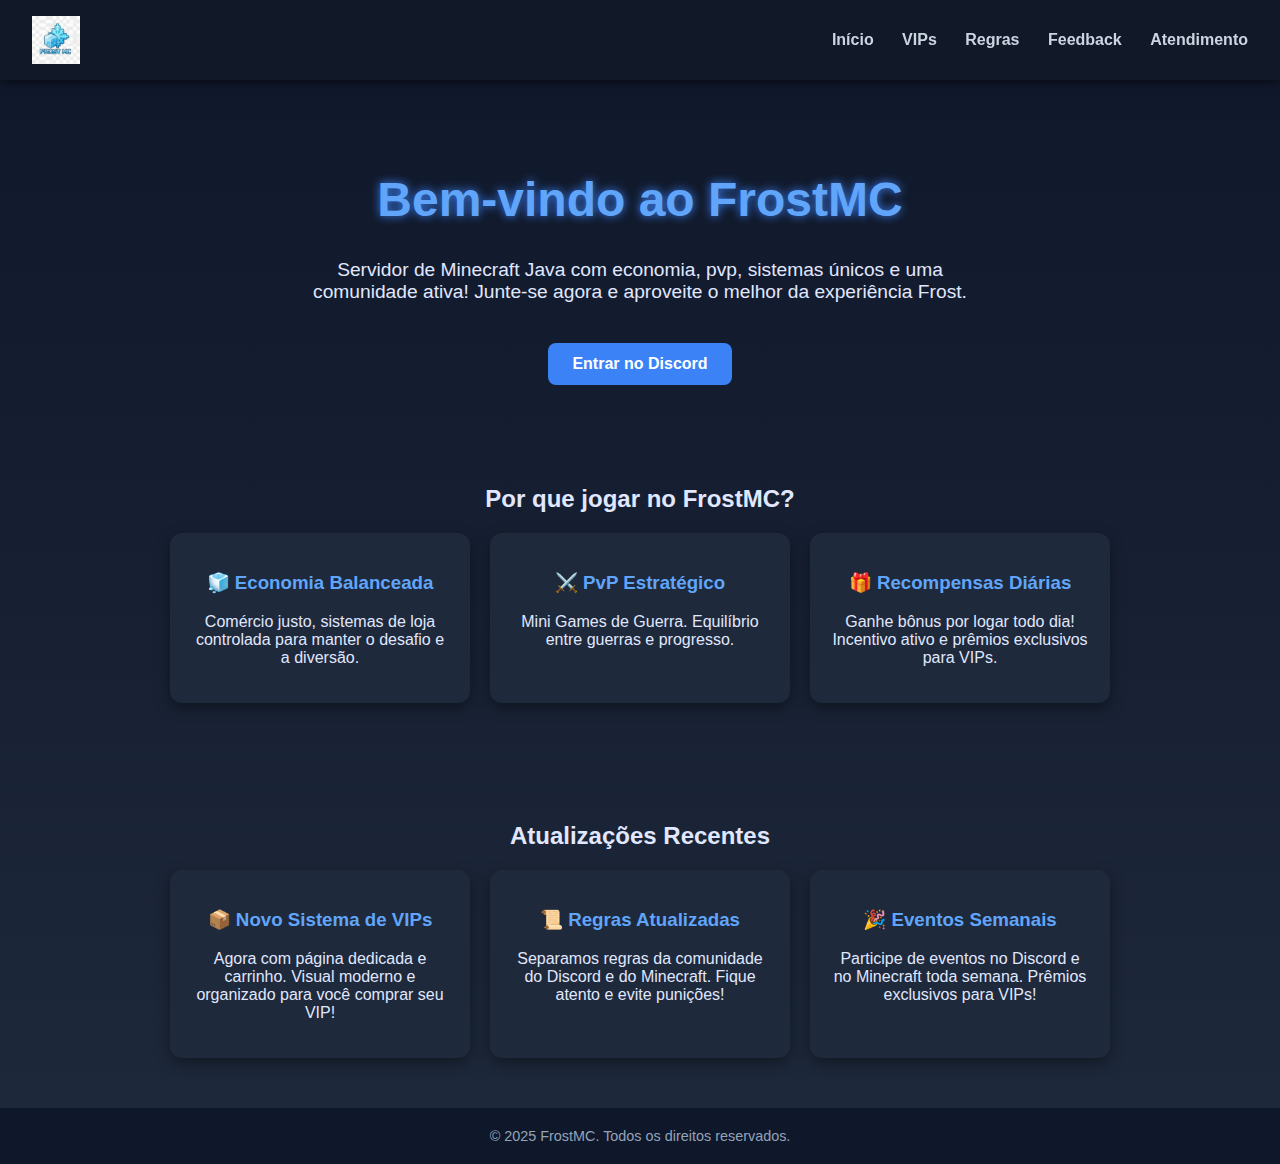
<file: index.html>
<!DOCTYPE html>
<html lang="pt-br">
<head>
  <meta charset="UTF-8" />
  <meta name="viewport" content="width=device-width, initial-scale=1" />
  <title>Frost MC - Início</title>
  <link rel="icon" href="logo.png" />
  <style>
    @import url("https://images-ext-1.discordapp.net/external/5Ck53RlEskYkBV3NwEHaAKhNwuCLuvfHKvlXmra6SEQ/%3Fsize%3D1024/https/cdn.discordapp.com/icons/1305185143073280041/a_2d3dbf3b2d195a460fcdd670d5ac6119.gif");
    * { box-sizing: border-box; }
    body {
      margin: 0;
      font-family: 'Poppins', sans-serif;
      background: linear-gradient(to bottom, #0f172a, #1e293b);
      color: #e0e7ff;
    }
    header {
      background: #111827;
      display: flex;
      align-items: center;
      justify-content: space-between;
      padding: 1rem 2rem;
      position: sticky;
      top: 0;
      z-index: 100;
      box-shadow: 0 2px 10px rgba(0,0,0,0.6);
    }
    .logo {
      height: 48px;
    }
    nav a {
      color: #cbd5e1;
      text-decoration: none;
      margin-left: 1.5rem;
      font-weight: 600;
    }
    nav a:hover {
      color: #60a5fa;
    }
    .hero {
      text-align: center;
      padding: 60px 20px 30px;
    }
    .hero h1 {
      font-size: 3rem;
      color: #60a5fa;
      text-shadow: 0 0 10px #3b82f6;
    }
    .hero p {
      font-size: 1.2rem;
      max-width: 700px;
      margin: 20px auto;
    }
    .btn {
      display: inline-block;
      background: #3b82f6;
      color: #fff;
      padding: 12px 24px;
      margin-top: 20px;
      border-radius: 8px;
      text-decoration: none;
      font-weight: 600;
    }
    .btn:hover {
      background: #2563eb;
    }
    .section {
      text-align: center;
      padding: 50px 20px;
    }
    .cards {
      display: flex;
      justify-content: center;
      flex-wrap: wrap;
      gap: 20px;
    }
    .card {
      background: #1e293b;
      padding: 20px;
      border-radius: 12px;
      width: 300px;
      transition: transform 0.3s ease, box-shadow 0.3s ease;
      box-shadow: 0 5px 15px rgba(0,0,0,0.4);
    }
    .card:hover {
      transform: scale(1.03);
      box-shadow: 0 10px 25px rgba(59,130,246,0.6);
    }
    .card h3 {
      color: #60a5fa;
    }
    footer {
      text-align: center;
      padding: 20px;
      background: #0f172a;
      color: #94a3b8;
      font-size: 0.9rem;
    }
  </style>
</head>
<body>

<header>
  <img src="logo.png" alt="Logo FrostMC" class="logo" />
  <nav>
    <a href="index.html">Início</a>
    <a href="vip.html">VIPs</a>
    <a href="regras.html">Regras</a>
    <a href="feedback.html">Feedback</a>
    <a href="atendimento.html">Atendimento</a>
  </nav>
</header>

<section class="hero">
  <h1>Bem-vindo ao FrostMC</h1>
  <p>Servidor de Minecraft Java com economia, pvp, sistemas únicos e uma comunidade ativa! Junte-se agora e aproveite o melhor da experiência Frost.</p>
  <a class="btn" href="https://discord.gg/YwTx6Qqhct" target="_blank">Entrar no Discord</a>
</section>

<section class="section">
  <h2>Por que jogar no FrostMC?</h2>
  <div class="cards">
    <div class="card">
      <h3>🧊 Economia Balanceada</h3>
      <p>Comércio justo, sistemas de loja controlada para manter o desafio e a diversão.</p>
    </div>
    <div class="card">
      <h3>⚔️ PvP Estratégico</h3>
      <p>Mini Games de Guerra. Equilíbrio entre guerras e progresso.</p>
    </div>
    <div class="card">
      <h3>🎁 Recompensas Diárias</h3>
      <p>Ganhe bônus por logar todo dia! Incentivo ativo e prêmios exclusivos para VIPs.</p>
    </div>
  </div>
</section>

<section class="section">
  <h2>Atualizações Recentes</h2>
  <div class="cards">
    <div class="card">
      <h3>📦 Novo Sistema de VIPs</h3>
      <p>Agora com página dedicada e carrinho. Visual moderno e organizado para você comprar seu VIP!</p>
    </div>
    <div class="card">
      <h3>📜 Regras Atualizadas</h3>
      <p>Separamos regras da comunidade do Discord e do Minecraft. Fique atento e evite punições!</p>
    </div>
    <div class="card">
      <h3>🎉 Eventos Semanais</h3>
      <p>Participe de eventos no Discord e no Minecraft toda semana. Prêmios exclusivos para VIPs!</p>
    </div>
  </div>
</section>

<footer>
  &copy; 2025 FrostMC. Todos os direitos reservados.
</footer>

</body>
</html>
</file>
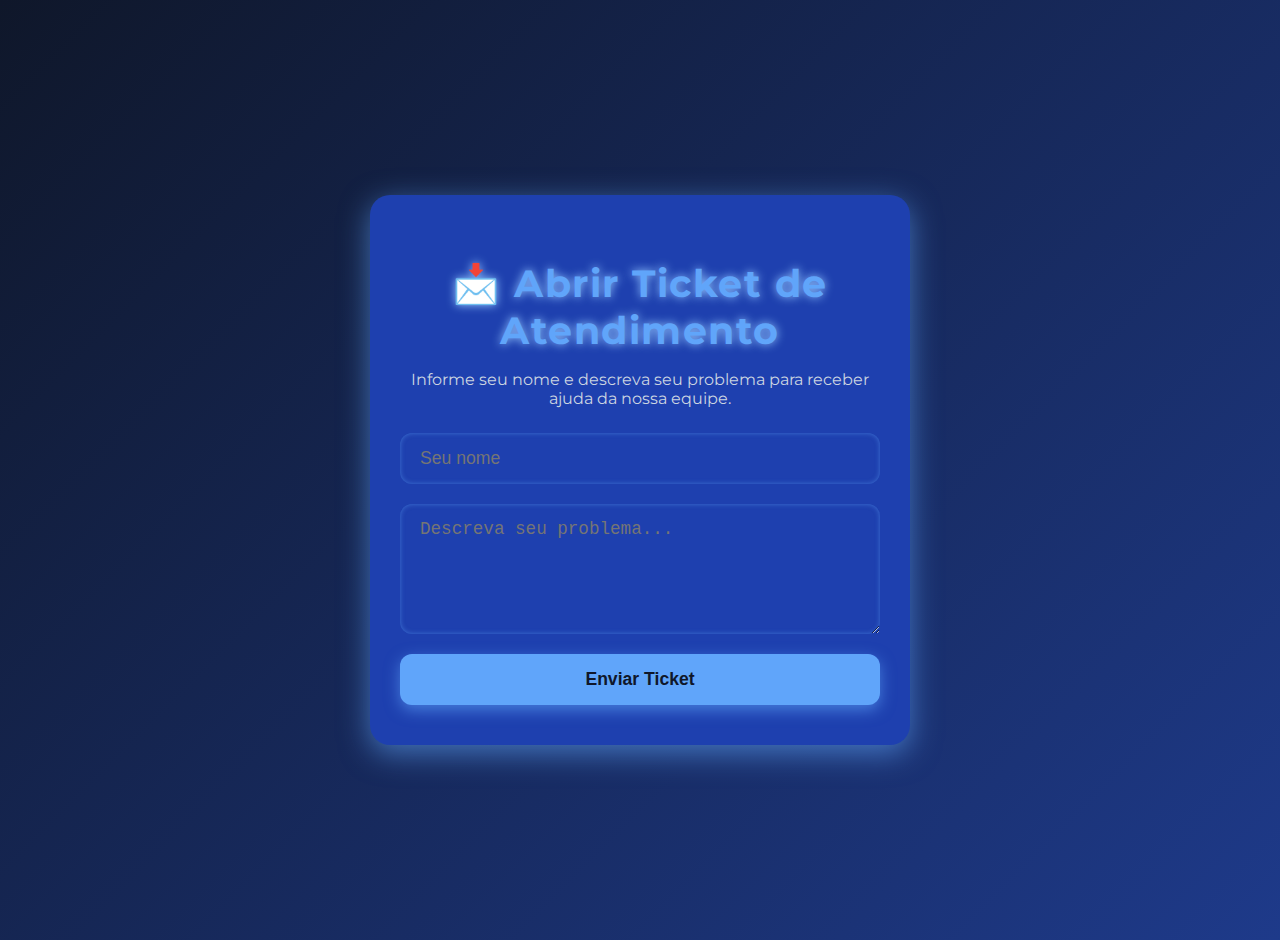
<file: atendimento.html>
<!DOCTYPE html>
<html lang="pt-br">
<head>
  <meta charset="UTF-8" />
  <meta name="viewport" content="width=device-width, initial-scale=1" />
  <title>Atendimento • FrostMC</title>
  <link rel="icon" href="logo.png" type="image/png" />
  <style>
    @import url('https://fonts.googleapis.com/css2?family=Montserrat:wght@400;700&display=swap');

    body {
      margin: 0;
      font-family: 'Montserrat', sans-serif;
      background: linear-gradient(135deg, #0f172a, #1e3a8a);
      color: #e0e7ff;
      display: flex;
      justify-content: center;
      align-items: center;
      min-height: 100vh;
      padding: 20px;
    }

    .container {
      background: #1e40af;
      padding: 40px 30px;
      border-radius: 20px;
      box-shadow: 0 8px 30px rgba(96, 165, 250, 0.6);
      max-width: 480px;
      width: 100%;
      text-align: center;
    }

    h1 {
      margin-bottom: 15px;
      font-size: 2.4rem;
      color: #60a5fa;
      letter-spacing: 1.5px;
      text-shadow: 0 0 10px #93c5fd;
    }

    p.description {
      font-size: 1rem;
      margin-bottom: 25px;
      color: #cbd5e1;
    }

    form {
      display: flex;
      flex-direction: column;
      gap: 20px;
    }

    input[type="text"],
    textarea {
      padding: 15px 20px;
      border-radius: 12px;
      border: none;
      font-size: 1.1rem;
      transition: box-shadow 0.3s ease, transform 0.3s ease;
      resize: vertical;
      background: #1e40af;
      color: #e0e7ff;
      box-shadow: inset 0 0 5px rgba(96, 165, 250, 0.5);
    }

    input[type="text"]:focus,
    textarea:focus {
      outline: none;
      box-shadow: 0 0 15px #60a5fa;
      transform: scale(1.02);
      background: #2563eb;
    }

    button {
      background-color: #60a5fa;
      color: #0f172a;
      font-weight: 700;
      font-size: 1.1rem;
      padding: 15px 0;
      border: none;
      border-radius: 12px;
      cursor: pointer;
      box-shadow: 0 5px 15px rgba(96, 165, 250, 0.6);
      transition: background-color 0.3s ease, transform 0.2s ease;
    }

    button:hover {
      background-color: #93c5fd;
      transform: scale(1.05);
    }

    button:active {
      transform: scale(0.98);
    }
  </style>
</head>
<body>
  <div class="container">
    <h1>📩 Abrir Ticket de Atendimento</h1>
    <p class="description">Informe seu nome e descreva seu problema para receber ajuda da nossa equipe.</p>
    <form id="ticketForm">
      <input type="text" id="nome" placeholder="Seu nome" required />
      <textarea id="mensagem" placeholder="Descreva seu problema..." rows="5" required></textarea>
      <button type="submit">Enviar Ticket</button>
    </form>
  </div>

  <script>
    document.getElementById('ticketForm').addEventListener('submit', function(e) {
      e.preventDefault();
      const nome = document.getElementById('nome').value.trim();
      const mensagem = document.getElementById('mensagem').value.trim();

      if(!nome || !mensagem) {
        alert('Por favor, preencha todos os campos.');
        return;
      }

      const ticket = {
        id: Date.now(),
        nome,
        mensagem,
        resposta: null
      };

      const tickets = JSON.parse(localStorage.getItem('tickets') || '[]');
      tickets.push(ticket);
      localStorage.setItem('tickets', JSON.stringify(tickets));

      alert('✅ Ticket enviado com sucesso!');
      this.reset();
    });
  </script>
</body>
</html>
</file>
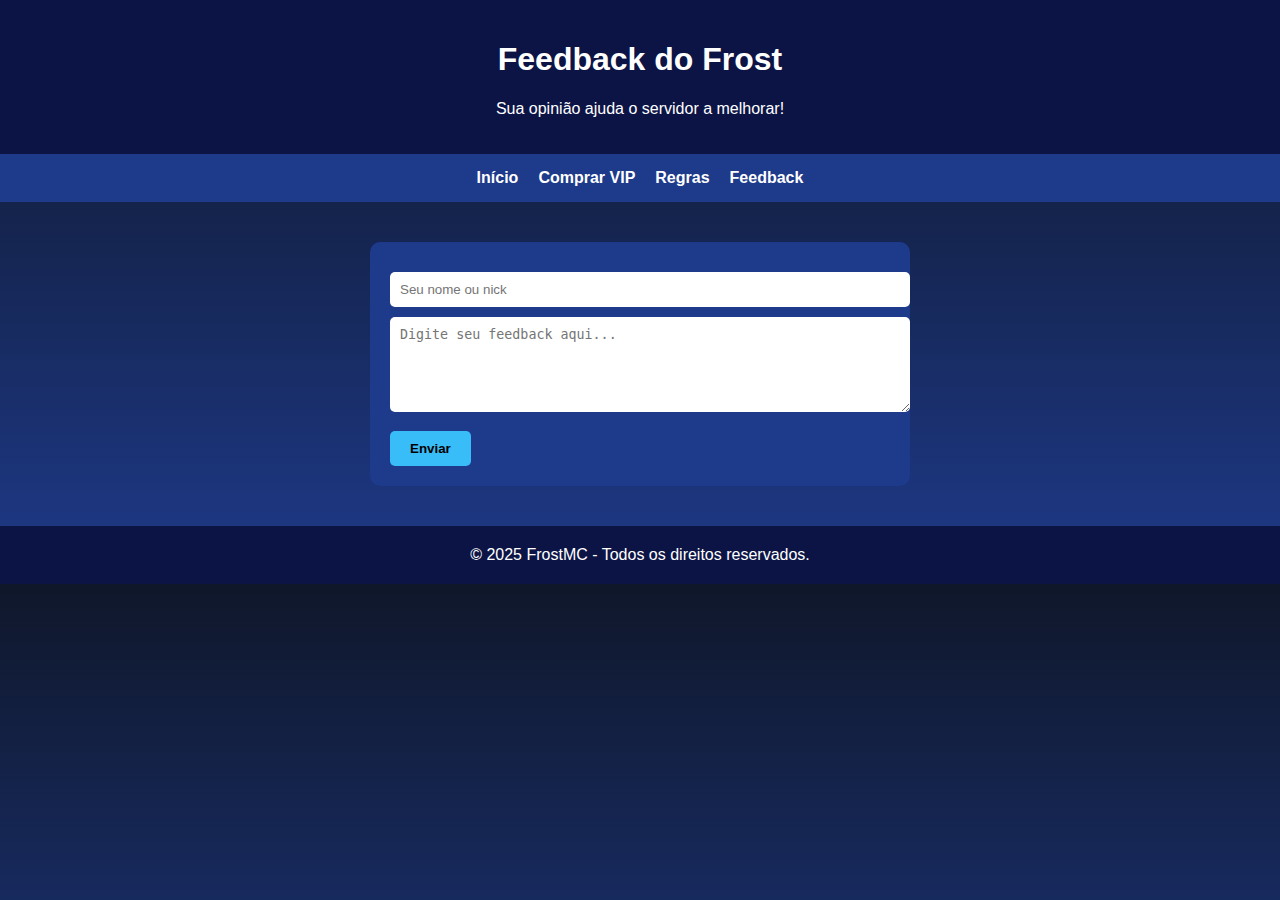
<file: feedback.html>
<!DOCTYPE html>
<html lang="pt-br">
<head>
  <meta charset="UTF-8" />
  <title>Feedback • Frost</title>
  <meta name="viewport" content="width=device-width, initial-scale=1.0" />
  <style>
    body {
      background: linear-gradient(to bottom, #0f172a, #1e3a8a);
      color: white;
      font-family: 'Segoe UI', sans-serif;
      margin: 0;
    }

    header, footer {
      background-color: #0c1445;
      padding: 20px;
      text-align: center;
    }

    nav {
      display: flex;
      justify-content: center;
      gap: 20px;
      background-color: #1e3a8a;
      padding: 15px 0;
    }

    nav a {
      color: white;
      text-decoration: none;
      font-weight: bold;
    }

    nav a:hover {
      text-decoration: underline;
    }

    form {
      max-width: 500px;
      margin: 40px auto;
      background-color: #1e3a8a;
      padding: 20px;
      border-radius: 10px;
    }

    input, textarea {
      width: 100%;
      padding: 10px;
      margin-top: 10px;
      border: none;
      border-radius: 5px;
    }

    button {
      margin-top: 15px;
      padding: 10px 20px;
      background-color: #38bdf8;
      border: none;
      font-weight: bold;
      border-radius: 5px;
      cursor: pointer;
    }

    button:hover {
      background-color: #0ea5e9;
    }
  </style>
</head>
<body>

  <header>
    <h1>Feedback do Frost</h1>
    <p>Sua opinião ajuda o servidor a melhorar!</p>
  </header>

  <nav>
    <a href="index.html">Início</a>
    <a href="vip.html">Comprar VIP</a>
    <a href="regras.html">Regras</a>
    <a href="feedback.html">Feedback</a>
  </nav>

  <form id="feedbackForm">
    <input type="text" id="nome" placeholder="Seu nome ou nick" required />
    <textarea id="mensagem" placeholder="Digite seu feedback aqui..." rows="5" required></textarea>
    <button type="submit">Enviar</button>
  </form>

  <footer>
    &copy; 2025 FrostMC - Todos os direitos reservados.
  </footer>

  <script>
    const webhookURL = "https://discord.com/api/webhooks/1390068954373820557/C7bhQUYRRMrbp_JkixAlYsAoya3R7Rd0GkgpG6aaWhi3klS7OsxSYEqw_ms77Dj_FujR"; // Coloque seu webhook aqui

    document.getElementById("feedbackForm").addEventListener("submit", function (e) {
      e.preventDefault();
      const nome = document.getElementById("nome").value;
      const mensagem = document.getElementById("mensagem").value;

      fetch(webhookURL, {
        method: "POST",
        headers: { "Content-Type": "application/json" },
        body: JSON.stringify({
          content: `📩 **Feedback recebido:**\n👤 Nome: ${nome}\n💬 Mensagem: ${mensagem}`
        })
      }).then(() => {
        alert("Feedback enviado com sucesso!");
        document.getElementById("feedbackForm").reset();
      }).catch(() => {
        alert("Erro ao enviar. Verifique o webhook.");
      });
    });
  </script>

</body>
</html>
</file>
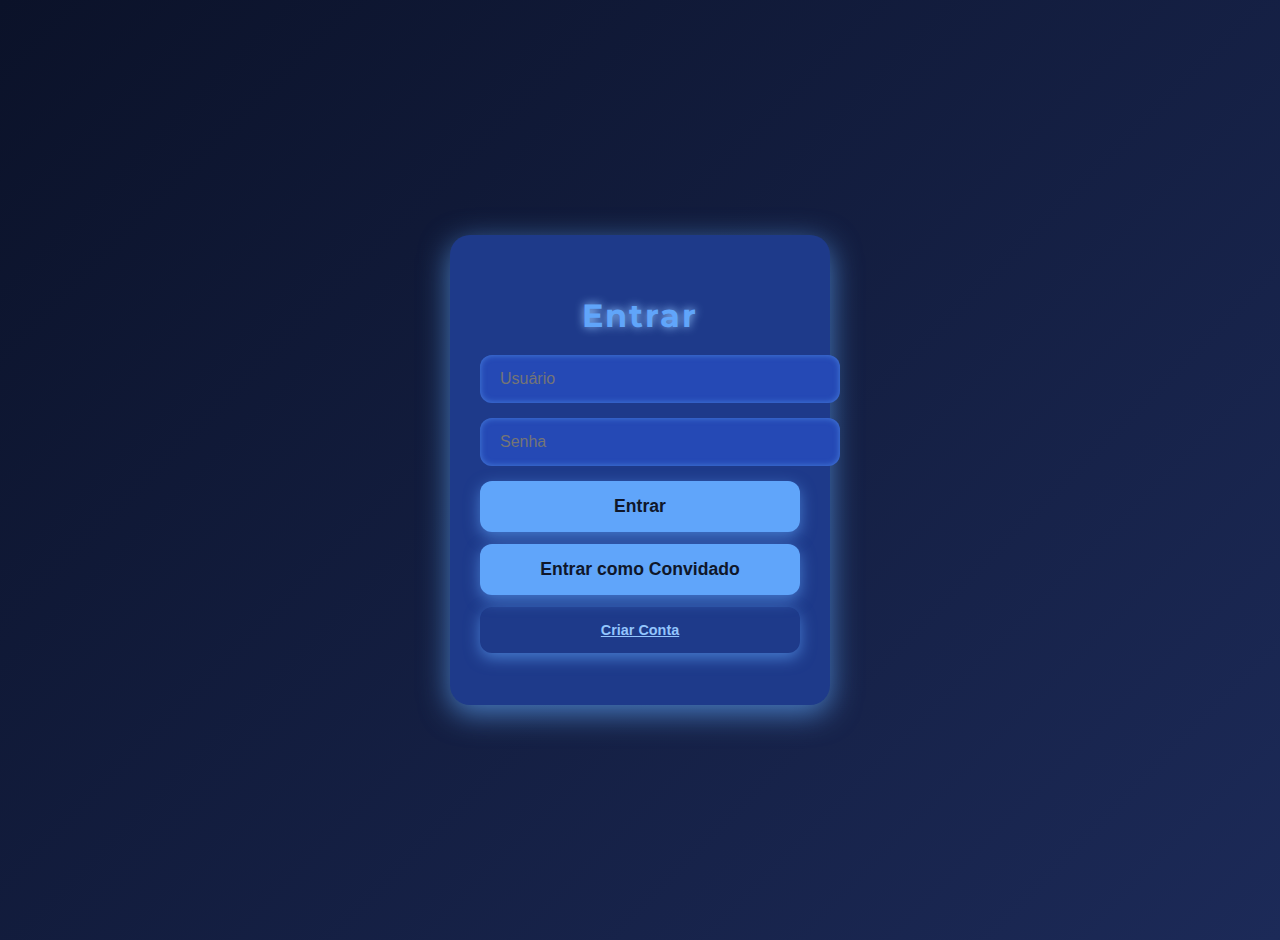
<file: login.html>
<!DOCTYPE html>
<html lang="pt-br">
<head>
  <meta charset="UTF-8" />
  <meta name="viewport" content="width=device-width, initial-scale=1" />
  <title>Login • FrostMC</title>
  <style>
    @import url('https://fonts.googleapis.com/css2?family=Montserrat&display=swap');

    body {
      margin: 0;
      font-family: 'Montserrat', sans-serif;
      background: linear-gradient(135deg, #0b1229, #1c2a58);
      color: #e0e7ff;
      display: flex;
      justify-content: center;
      align-items: center;
      height: 100vh;
      padding: 20px;
    }

    .login-box {
      background: #1e3a8a;
      padding: 40px 30px;
      border-radius: 20px;
      box-shadow: 0 8px 30px rgba(96, 165, 250, 0.7);
      width: 320px;
      text-align: center;
    }

    h1 {
      margin-bottom: 20px;
      color: #60a5fa;
      letter-spacing: 2px;
      text-shadow: 0 0 10px #93c5fd;
    }

    input[type="text"],
    input[type="password"] {
      width: 100%;
      padding: 15px 20px;
      margin-bottom: 15px;
      border-radius: 12px;
      border: none;
      font-size: 1rem;
      background: #2549b5;
      color: #e0e7ff;
      box-shadow: inset 0 0 6px rgba(96, 165, 250, 0.6);
      transition: box-shadow 0.3s ease;
    }

    input[type="text"]:focus,
    input[type="password"]:focus {
      outline: none;
      box-shadow: 0 0 15px #60a5fa;
    }

    button {
      background-color: #60a5fa;
      color: #0f172a;
      font-weight: 700;
      font-size: 1.1rem;
      padding: 15px 0;
      border: none;
      border-radius: 12px;
      cursor: pointer;
      width: 100%;
      box-shadow: 0 5px 15px rgba(96, 165, 250, 0.6);
      transition: background-color 0.3s ease;
      margin-bottom: 12px;
    }

    button:hover {
      background-color: #93c5fd;
    }

    .switch-mode {
      background: none;
      border: none;
      color: #93c5fd;
      cursor: pointer;
      text-decoration: underline;
      font-size: 0.9rem;
    }

    #errorMessage {
      color: #f87171;
      font-weight: 700;
      margin-bottom: 10px;
      display: none;
    }
  </style>
</head>
<body>

  <div class="login-box">
    <h1 id="formTitle">Entrar</h1>

    <div id="errorMessage"></div>

    <form id="loginForm">
      <input type="text" id="username" placeholder="Usuário" required autocomplete="username" />
      <input type="password" id="password" placeholder="Senha" required autocomplete="current-password" />
      <button type="submit">Entrar</button>
    </form>

    <button id="guestBtn">Entrar como Convidado</button>

    <button class="switch-mode" id="switchToRegister">Criar Conta</button>
  </div>

  <script>
    const loginForm = document.getElementById('loginForm');
    const guestBtn = document.getElementById('guestBtn');
    const switchBtn = document.getElementById('switchToRegister');
    const formTitle = document.getElementById('formTitle');
    const errorMessage = document.getElementById('errorMessage');

    let isLoginMode = true; // true = login, false = registro

    function showError(msg) {
      errorMessage.textContent = msg;
      errorMessage.style.display = 'block';
    }

    function clearError() {
      errorMessage.textContent = '';
      errorMessage.style.display = 'none';
    }

    function getUsers() {
      return JSON.parse(localStorage.getItem('frost_users') || '[]');
    }

    function saveUsers(users) {
      localStorage.setItem('frost_users', JSON.stringify(users));
    }

    function saveSession(username, guest = false) {
      localStorage.setItem('frost_session', JSON.stringify({ username, guest }));
    }

    function getSession() {
      return JSON.parse(localStorage.getItem('frost_session') || 'null');
    }

    function redirectToIndex() {
      window.location.href = 'index.html';
    }

    // Verifica sessão ativa
    const session = getSession();
    if (session && session.username) {
      redirectToIndex();
    }

    // Alterna entre login e registro
    switchBtn.addEventListener('click', () => {
      clearError();
      isLoginMode = !isLoginMode;
      if (isLoginMode) {
        formTitle.textContent = 'Entrar';
        loginForm.querySelector('button').textContent = 'Entrar';
        switchBtn.textContent = 'Criar Conta';
        loginForm.password.required = true;
      } else {
        formTitle.textContent = 'Criar Conta';
        loginForm.querySelector('button').textContent = 'Registrar';
        switchBtn.textContent = 'Voltar para Login';
        loginForm.password.required = true;
      }
    });

    // Form submit
    loginForm.addEventListener('submit', e => {
      e.preventDefault();
      clearError();

      const username = loginForm.username.value.trim();
      const password = loginForm.password.value;

      if (!username || !password) {
        showError('Preencha todos os campos!');
        return;
      }

      let users = getUsers();

      if (isLoginMode) {
        // Login
        const user = users.find(u => u.username.toLowerCase() === username.toLowerCase());
        if (!user || user.password !== password) {
          showError('Usuário ou senha incorretos!');
          return;
        }
        saveSession(user.username, false);
        redirectToIndex();
      } else {
        // Registro
        const userExists = users.some(u => u.username.toLowerCase() === username.toLowerCase());
        if (userExists) {
          showError('Usuário já existe!');
          return;
        }
        users.push({ username, password });
        saveUsers(users);
        saveSession(username, false);
        redirectToIndex();
      }
    });

    // Entrar como convidado
    guestBtn.addEventListener('click', () => {
      clearError();
      const guestName = 'Convidado_' + Math.floor(Math.random() * 10000);
      saveSession(guestName, true);
      redirectToIndex();
    });
  </script>

</body>
</html>
</file>
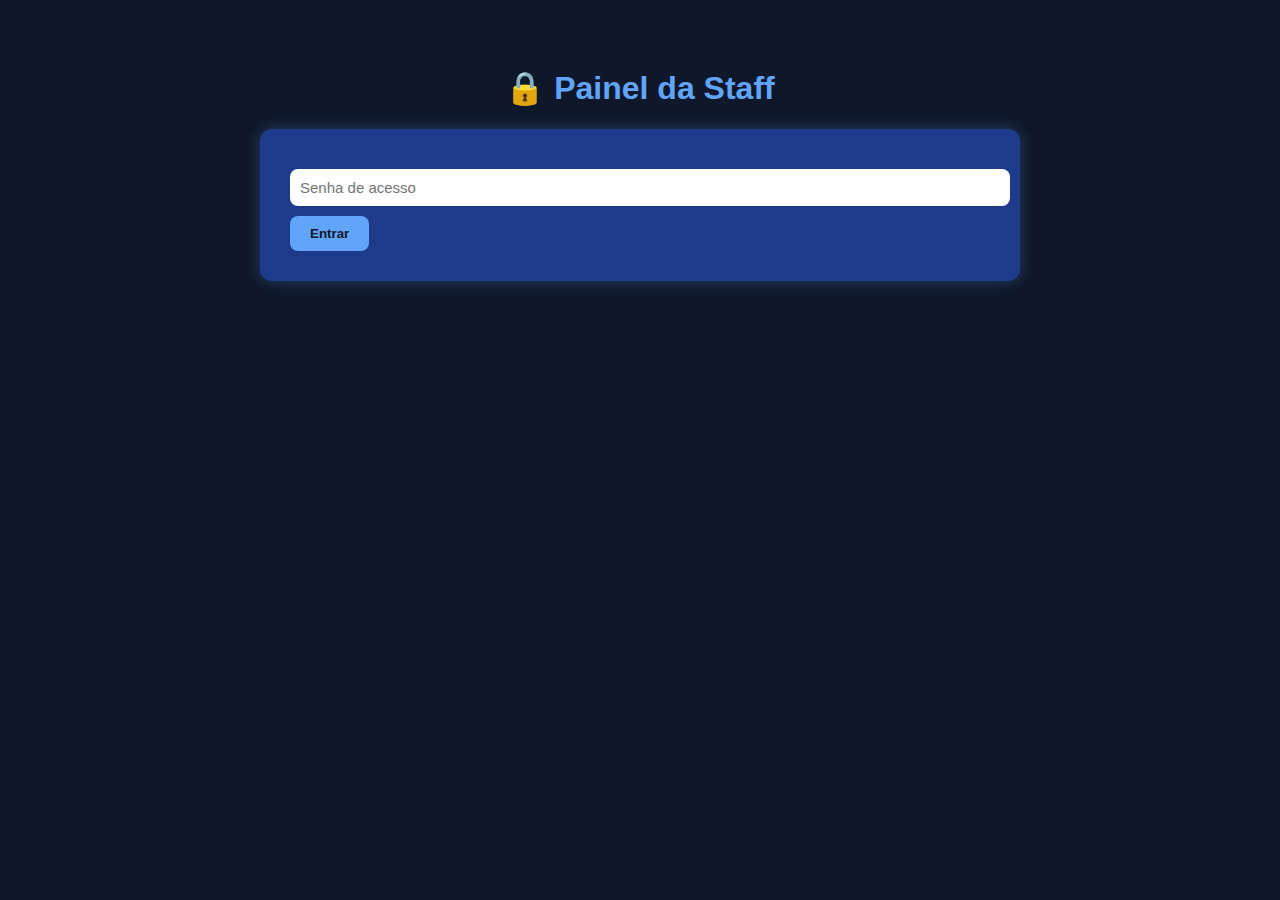
<file: painel.html>
<!-- painel.html -->
<!DOCTYPE html>
<html lang="pt-br">
<head>
  <meta charset="UTF-8" />
  <meta name="viewport" content="width=device-width, initial-scale=1.0">
  <title>Painel da Staff • FrostMC</title>
  <link rel="icon" href="logo.png" type="image/png">
  <style>
    body {
      font-family: 'Segoe UI', sans-serif;
      background-color: #0f172a;
      color: white;
      padding: 40px;
    }
    h1 {
      text-align: center;
      color: #60a5fa;
    }
    #loginForm, #painel {
      max-width: 700px;
      margin: 20px auto;
      background: #1e3a8a;
      padding: 30px;
      border-radius: 12px;
      box-shadow: 0 0 15px rgba(96, 165, 250, 0.3);
    }
    input, textarea {
      width: 100%;
      padding: 10px;
      margin: 10px 0;
      border: none;
      border-radius: 8px;
      font-size: 15px;
    }
    button {
      background-color: #60a5fa;
      color: #0f172a;
      padding: 10px 20px;
      border: none;
      border-radius: 8px;
      font-weight: bold;
      cursor: pointer;
    }
    .ticket {
      background: #172554;
      padding: 15px;
      margin: 15px 0;
      border-radius: 10px;
    }
    .ticket h3 {
      margin-bottom: 5px;
      color: #93c5fd;
    }
    .ticket p {
      margin-bottom: 10px;
    }
    .resposta {
      background-color: #0c4a6e;
      padding: 10px;
      border-radius: 8px;
      margin-top: 10px;
    }
  </style>
</head>
<body>

  <h1>🔒 Painel da Staff</h1>

  <div id="loginForm">
    <input type="password" id="senha" placeholder="Senha de acesso" required>
    <button onclick="login()">Entrar</button>
  </div>

  <div id="painel" style="display:none">
    <h2>Tickets Recebidos</h2>
    <div id="ticketsContainer"></div>
  </div>

  <script>
    function login() {
      const senha = document.getElementById('senha').value;
      if (senha === 'froststaff') {
        document.getElementById('loginForm').style.display = 'none';
        document.getElementById('painel').style.display = 'block';
        carregarTickets();
      } else {
        alert('❌ Senha incorreta');
      }
    }

    function carregarTickets() {
      const tickets = JSON.parse(localStorage.getItem('tickets') || '[]');
      const container = document.getElementById('ticketsContainer');
      container.innerHTML = '';
      tickets.forEach((ticket, index) => {
        const div = document.createElement('div');
        div.className = 'ticket';
        div.innerHTML = `
          <h3>${ticket.nome}</h3>
          <p><strong>Mensagem:</strong> ${ticket.mensagem}</p>
          <div class="resposta">
            <strong>Resposta:</strong><br>
            <textarea rows="3" oninput="responder(${index}, this.value)">${ticket.resposta || ''}</textarea>
          </div>
        `;
        container.appendChild(div);
      });
    }

    function responder(index, texto) {
      const tickets = JSON.parse(localStorage.getItem('tickets') || '[]');
      tickets[index].resposta = texto;
      localStorage.setItem('tickets', JSON.stringify(tickets));
    }
  </script>
</body>
</html>
</file>
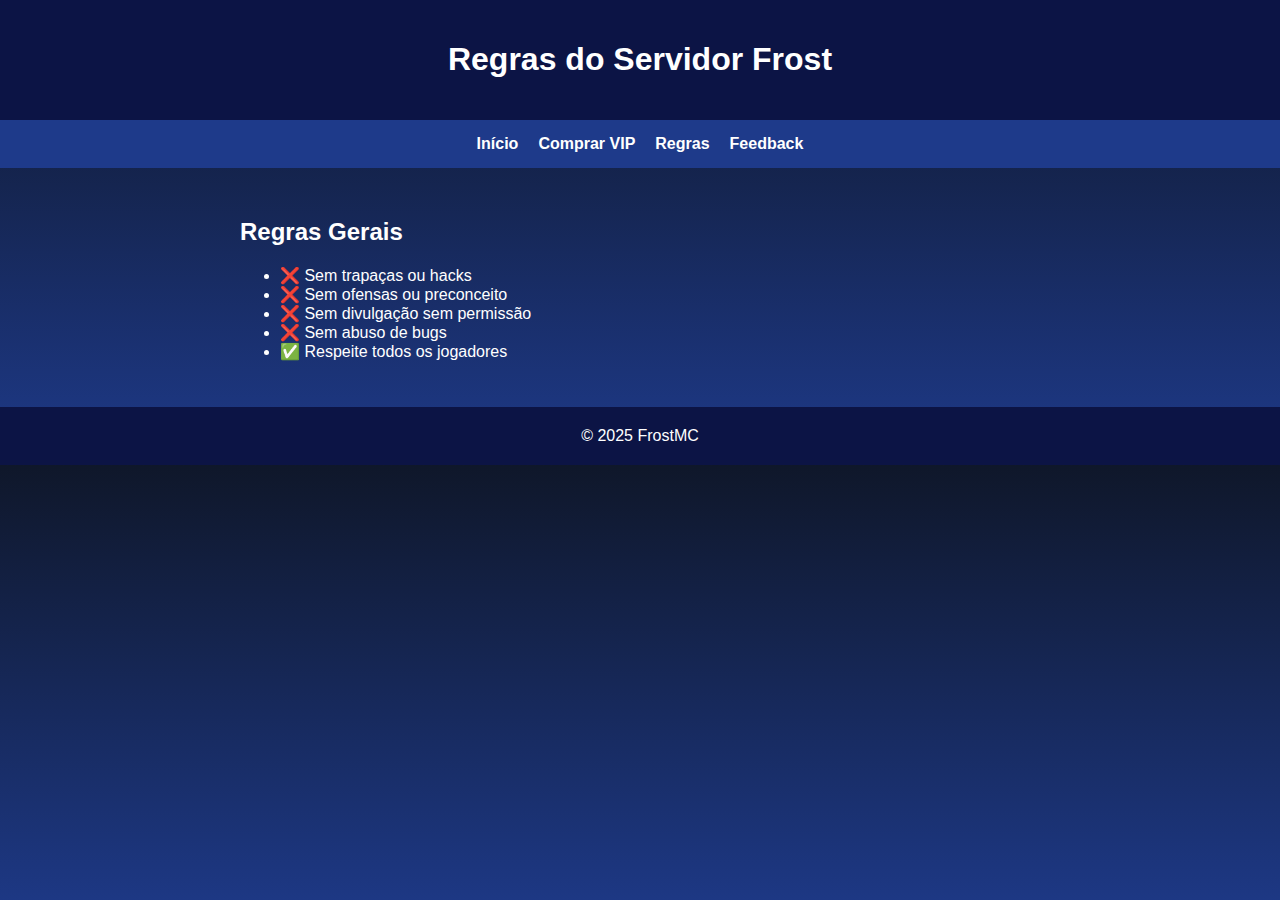
<file: regras.html>
<!DOCTYPE html>
<html lang="pt-br">
<head>
  <meta charset="UTF-8">
  <title>Regras • Frost</title>
  <style>
    body {
      font-family: 'Segoe UI', sans-serif;
      background: linear-gradient(to bottom, #0f172a, #1e3a8a);
      color: white;
      margin: 0;
    }

    header, footer {
      background-color: #0c1445;
      padding: 20px;
      text-align: center;
    }

    nav {
      display: flex;
      justify-content: center;
      gap: 20px;
      background-color: #1e3a8a;
      padding: 15px 0;
    }

    nav a {
      color: white;
      text-decoration: none;
      font-weight: bold;
    }

    main {
      max-width: 800px;
      margin: auto;
      padding: 30px;
    }

    ul {
      text-align: left;
      margin-top: 20px;
    }
  </style>
</head>
<body>
  <header><h1>Regras do Servidor Frost</h1></header>
  <nav>
    <a href="index.html">Início</a>
    <a href="vip.html">Comprar VIP</a>
    <a href="regras.html">Regras</a>
    <a href="feedback.html">Feedback</a>
  </nav>
  <main>
    <h2>Regras Gerais</h2>
    <ul>
      <li>❌ Sem trapaças ou hacks</li>
      <li>❌ Sem ofensas ou preconceito</li>
      <li>❌ Sem divulgação sem permissão</li>
      <li>❌ Sem abuso de bugs</li>
      <li>✅ Respeite todos os jogadores</li>
    </ul>
  </main>
  <footer>&copy; 2025 FrostMC</footer>
</body>
</html>
</file>
